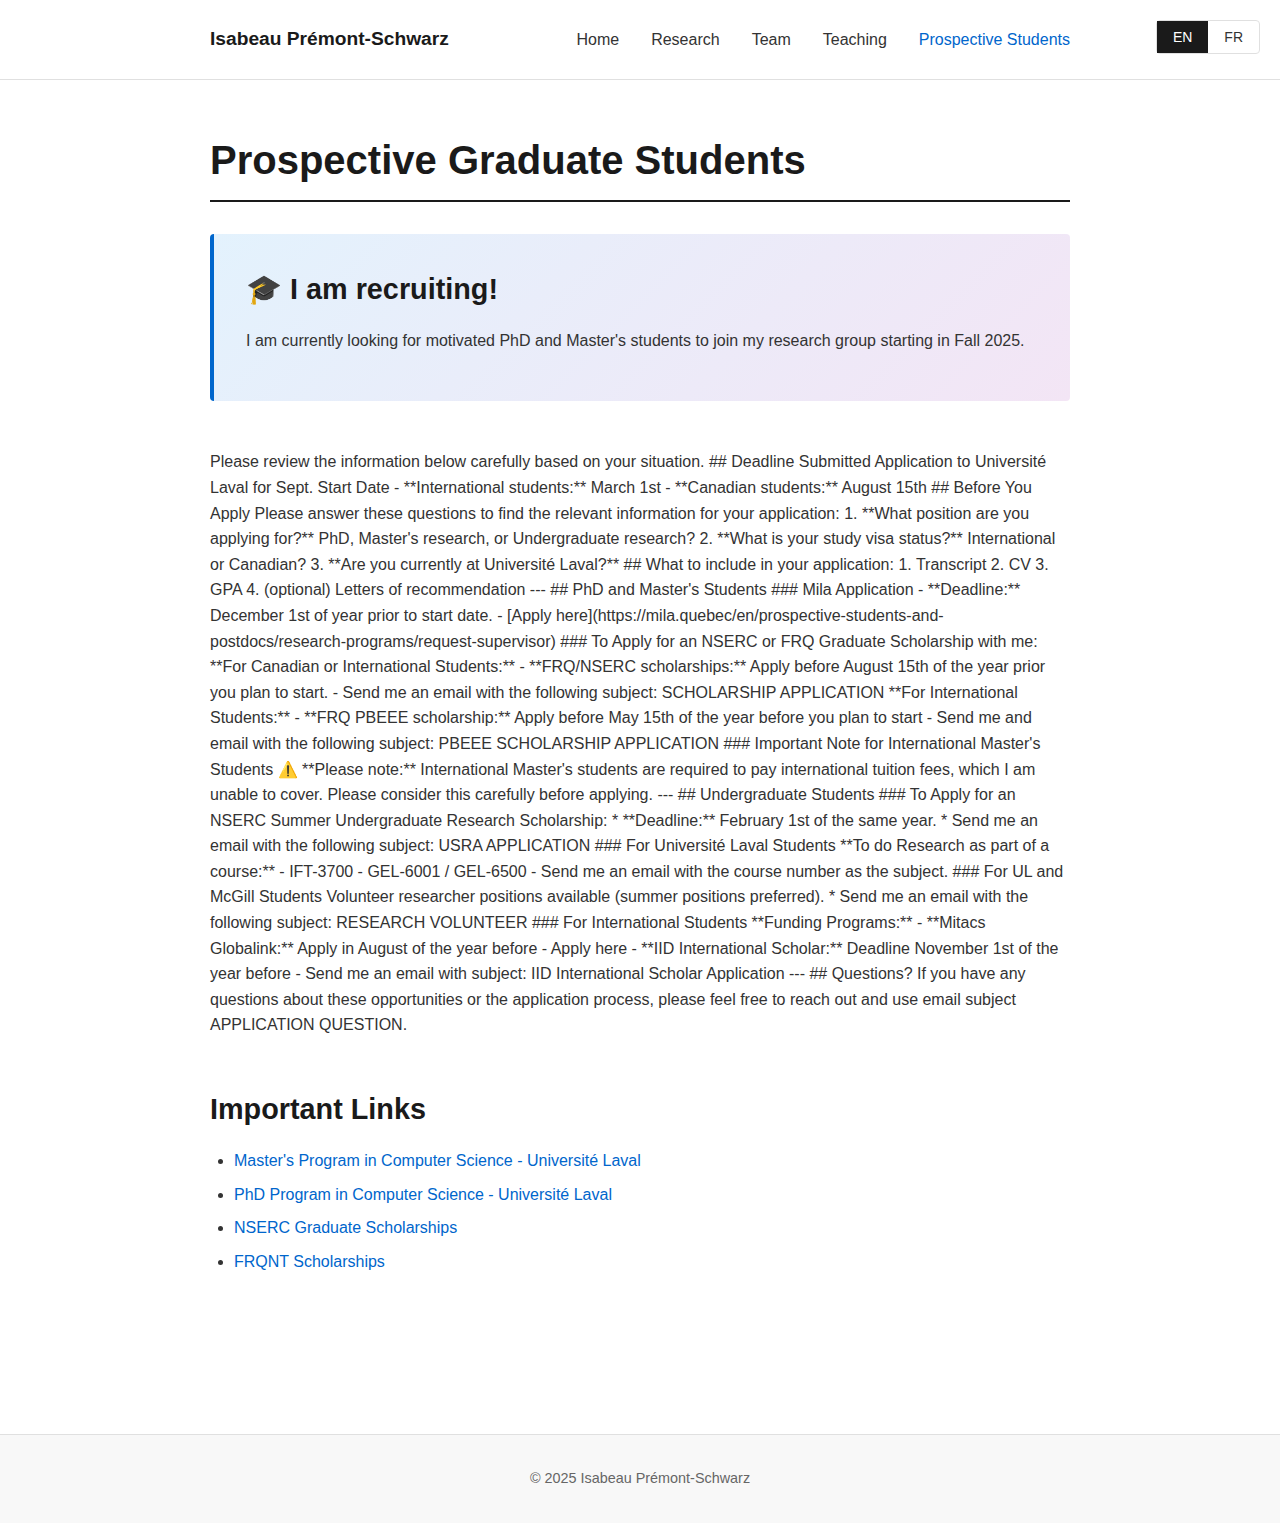
<file: prospective.html>
<!DOCTYPE html>
<html lang="en">
<head>
    <meta charset="UTF-8">
    <meta name="viewport" content="width=device-width, initial-scale=1.0">
    <title data-en="Prospective Students - Isabeau Prémont-Schwarz" data-fr="Futurs étudiants - Isabeau Prémont-Schwarz">Prospective Students - Isabeau Prémont-Schwarz</title>
    <link rel="stylesheet" href="styles.css">
</head>
<body>
    <!-- Language Toggle -->
    <div class="language-toggle">
        <button id="lang-en" class="lang-btn active" onclick="switchLanguage('en')">EN</button>
        <button id="lang-fr" class="lang-btn" onclick="switchLanguage('fr')">FR</button>
    </div>

    <!-- Navigation -->
    <nav class="navbar">
        <div class="nav-container">
            <a href="index.html" class="nav-title">
                <span>Isabeau Prémont-Schwarz</span>
            </a>
            <button class="mobile-menu-toggle" onclick="toggleMobileMenu()">
                <span></span>
                <span></span>
                <span></span>
            </button>
            <ul class="nav-menu" id="navMenu">
                <li><a href="index.html" data-en="Home" data-fr="Accueil">Home</a></li>
                <li><a href="research.html" data-en="Research" data-fr="Recherche">Research</a></li>
                <li><a href="team.html" data-en="Team" data-fr="Équipe">Team</a></li>
                <li><a href="teaching.html" data-en="Teaching" data-fr="Enseignement">Teaching</a></li>
                <li><a href="prospective.html" class="active" data-en="Prospective Students" data-fr="Futur(e)s étudiant(e)s">Prospective Students</a></li>
            </ul>
        </div>
    </nav>

    <!-- Main Content -->
    <main class="main-content">
        <div class="container">
            <h1 data-en="Prospective Graduate Students" data-fr="Futurs étudiants aux cycles supérieurs">Prospective Graduate Students</h1>

            <!-- Recruiting Status -->
            <section class="content-section">
                <div class="recruiting-banner">
                    <h2>🎓 <span data-en="I am recruiting!" data-fr="Je recrute !">I am recruiting!</span></h2>
                    <p data-en="I am currently looking for motivated PhD and Master's students to join my research group."
                       data-fr="Je recherche actuellement des étudiants motivés au doctorat et à la maîtrise pour rejoindre mon groupe de recherche.">
                        I am currently looking for motivated PhD and Master's students to join my research group starting in Fall 2025.
                    </p>
                </div>
            </section>

            <section class="content-section" markdown=True 
                     data-fr="# Join Our Research Team

I am currently accepting applications for PhD, Master's, and undergraduate research positions. Please review the information below carefully based on your situation.

## Application Deadlines (Université Laval)

- **International students:** March 1st
- **Canadian students:** August 15th

## Before You Apply

Please answer these questions to find the relevant information for your application:

1. **What position are you applying for?** PhD, Master's research, or Undergraduate research?
2. **What is your residency status?** International or Canadian?
3. **Are you currently at Université Laval?**

---

## PhD and Master's Students

### Mila Application
- **Deadline:** December 1st

### Scholarship Opportunities

**For Canadian Students:**
- **FRQ/NSERC scholarships:** Apply before August 15th of the year before you plan to start

**For International Students:**
- **FRQ PBEEE scholarship:** Apply before May 15th of the year before you plan to start

### How to Apply
Submit your application through [academique.org](https://academique.org)

### Important Note for International Master's Students
⚠️ **Please note:** International Master's students are required to pay international tuition fees, which I am unable to cover. Please consider this carefully before applying.

---

## Undergraduate Students

### For Université Laval Students

**Relevant Courses:**
- IFT-3700
- GEL-6001 / GEL-6500

### For UL and McGill Students
Volunteer researcher positions available (summer positions preferred)

### For International Students

**Funding Programs:**
- **Mitacs Globalink:** Apply in August of the year before
- **IID International Scholar:** Deadline November 1st of the year before

---

## Questions?

If you have any questions about these opportunities or the application process, please feel free to reach out."
                     data-en="Please review the information below carefully based on your situation.

## Deadline Submitted Application to Université Laval for Sept. Start Date

- **International students:** March 1st
- **Canadian students:** August 15th

## Before You Apply

Please answer these questions to find the relevant information for your application:

1. **What position are you applying for?** PhD, Master's research, or Undergraduate research?
2. **What is your study visa status?** International or Canadian?
3. **Are you currently at Université Laval?**

## What to include in your application:

1. Transcript
2. CV
3. GPA
4. (optional) Letters of recommendation

---

## PhD and Master's Students

### Mila Application

- **Deadline:** December 1st of year prior to start date.
- [Apply here](https://mila.quebec/en/prospective-students-and-postdocs/research-programs/request-supervisor)

### To Apply for an NSERC or FRQ Graduate Scholarship with me:

**For Canadian or International Students:**

- **FRQ/NSERC scholarships:** Apply before August 15th of the year prior you plan to start.
- Send me an email with the following subject: SCHOLARSHIP APPLICATION

**For International Students:**

- **FRQ PBEEE scholarship:** Apply before May 15th of the year before you plan to start
- Send me and email with the following subject: PBEEE SCHOLARSHIP APPLICATION

### Important Note for International Master's Students

⚠️ **Please note:** International Master's students are required to pay international tuition fees, which I am unable to cover. Please consider this carefully before applying.

---

## Undergraduate Students

### To Apply for an NSERC Summer Undergraduate Research Scholarship:

* **Deadline:** February 1st of the same year.
* Send me an email with the following subject: USRA APPLICATION

### For Université Laval Students


**To do Research as part of a course:**

- IFT-3700
- GEL-6001 / GEL-6500
- Send me an email with the course number as the subject.

### For UL and McGill Students

Volunteer researcher positions available (summer positions preferred).
* Send me an email with the following subject: RESEARCH VOLUNTEER

### For International Students

**Funding Programs:**

- **Mitacs Globalink:** Apply in August of the year before
	- Apply here
- **IID International Scholar:** Deadline November 1st of the year before
	- Send me an email with subject: IID International Scholar Application

---

## Questions?

If you have any questions about these opportunities or the application process, please feel free to reach out and use email subject APPLICATION QUESTION. ">
                Please review the information below carefully based on your situation.

## Deadline Submitted Application to Université Laval for Sept. Start Date

- **International students:** March 1st
- **Canadian students:** August 15th

## Before You Apply

Please answer these questions to find the relevant information for your application:

1. **What position are you applying for?** PhD, Master's research, or Undergraduate research?
2. **What is your study visa status?** International or Canadian?
3. **Are you currently at Université Laval?**

## What to include in your application:

1. Transcript
2. CV
3. GPA
4. (optional) Letters of recommendation

---

## PhD and Master's Students

### Mila Application

- **Deadline:** December 1st of year prior to start date.
- [Apply here](https://mila.quebec/en/prospective-students-and-postdocs/research-programs/request-supervisor)

### To Apply for an NSERC or FRQ Graduate Scholarship with me:

**For Canadian or International Students:**

- **FRQ/NSERC scholarships:** Apply before August 15th of the year prior you plan to start.
- Send me an email with the following subject: SCHOLARSHIP APPLICATION

**For International Students:**

- **FRQ PBEEE scholarship:** Apply before May 15th of the year before you plan to start
- Send me and email with the following subject: PBEEE SCHOLARSHIP APPLICATION

### Important Note for International Master's Students

⚠️ **Please note:** International Master's students are required to pay international tuition fees, which I am unable to cover. Please consider this carefully before applying.

---

## Undergraduate Students

### To Apply for an NSERC Summer Undergraduate Research Scholarship:

* **Deadline:** February 1st of the same year.
* Send me an email with the following subject: USRA APPLICATION

### For Université Laval Students


**To do Research as part of a course:**

- IFT-3700
- GEL-6001 / GEL-6500
- Send me an email with the course number as the subject.

### For UL and McGill Students

Volunteer researcher positions available (summer positions preferred).
* Send me an email with the following subject: RESEARCH VOLUNTEER

### For International Students

**Funding Programs:**

- **Mitacs Globalink:** Apply in August of the year before
	- Apply here
- **IID International Scholar:** Deadline November 1st of the year before
	- Send me an email with subject: IID International Scholar Application

---

## Questions?

If you have any questions about these opportunities or the application process, please feel free to reach out and use email subject APPLICATION QUESTION. 
            </section>
            <!-- Important Links -->
            <section class="content-section">
                <h2 data-en="Important Links" data-fr="Liens importants">Important Links</h2>
                <ul class="simple-list">
                    <li><a href="https://www.ulaval.ca/etudes/programmes/informatique-maitrise-avec-memoire" target="_blank">
                        <span data-en="Master's Program in Computer Science - Université Laval"
                              data-fr="Programme de maîtrise en informatique - Université Laval">
                            Master's Program in Computer Science - Université Laval
                        </span>
                    </a></li>
                    <li><a href="https://www.ulaval.ca/etudes/programmes/informatique-doctorat" target="_blank">
                        <span data-en="PhD Program in Computer Science - Université Laval"
                              data-fr="Programme de doctorat en informatique - Université Laval">
                            PhD Program in Computer Science - Université Laval
                        </span>
                    </a></li>
                    <li><a href="https://www.nserc-crsng.gc.ca/students-etudiants/pg-cs/index_eng.asp" target="_blank">
                        <span data-en="NSERC Graduate Scholarships" data-fr="Bourses d'études supérieures du CRSNG">NSERC Graduate Scholarships</span>
                    </a></li>
                    <li><a href="https://frq.gouv.qc.ca/en/nature-and-technologies/" target="_blank">
                        <span data-en="FRQNT Scholarships" data-fr="Bourses FRQNT">FRQNT Scholarships</span>
                    </a></li>
                </ul>
            </section>
        </div>
    </main>

    <!-- Footer -->
    <footer>
        <div class="container">
            <p>&copy; 2025 <span>Isabeau Prémont-Schwarz</span></p>
        </div>
    </footer>

    <script src="script.js"></script>
</body>
</html>
</file>
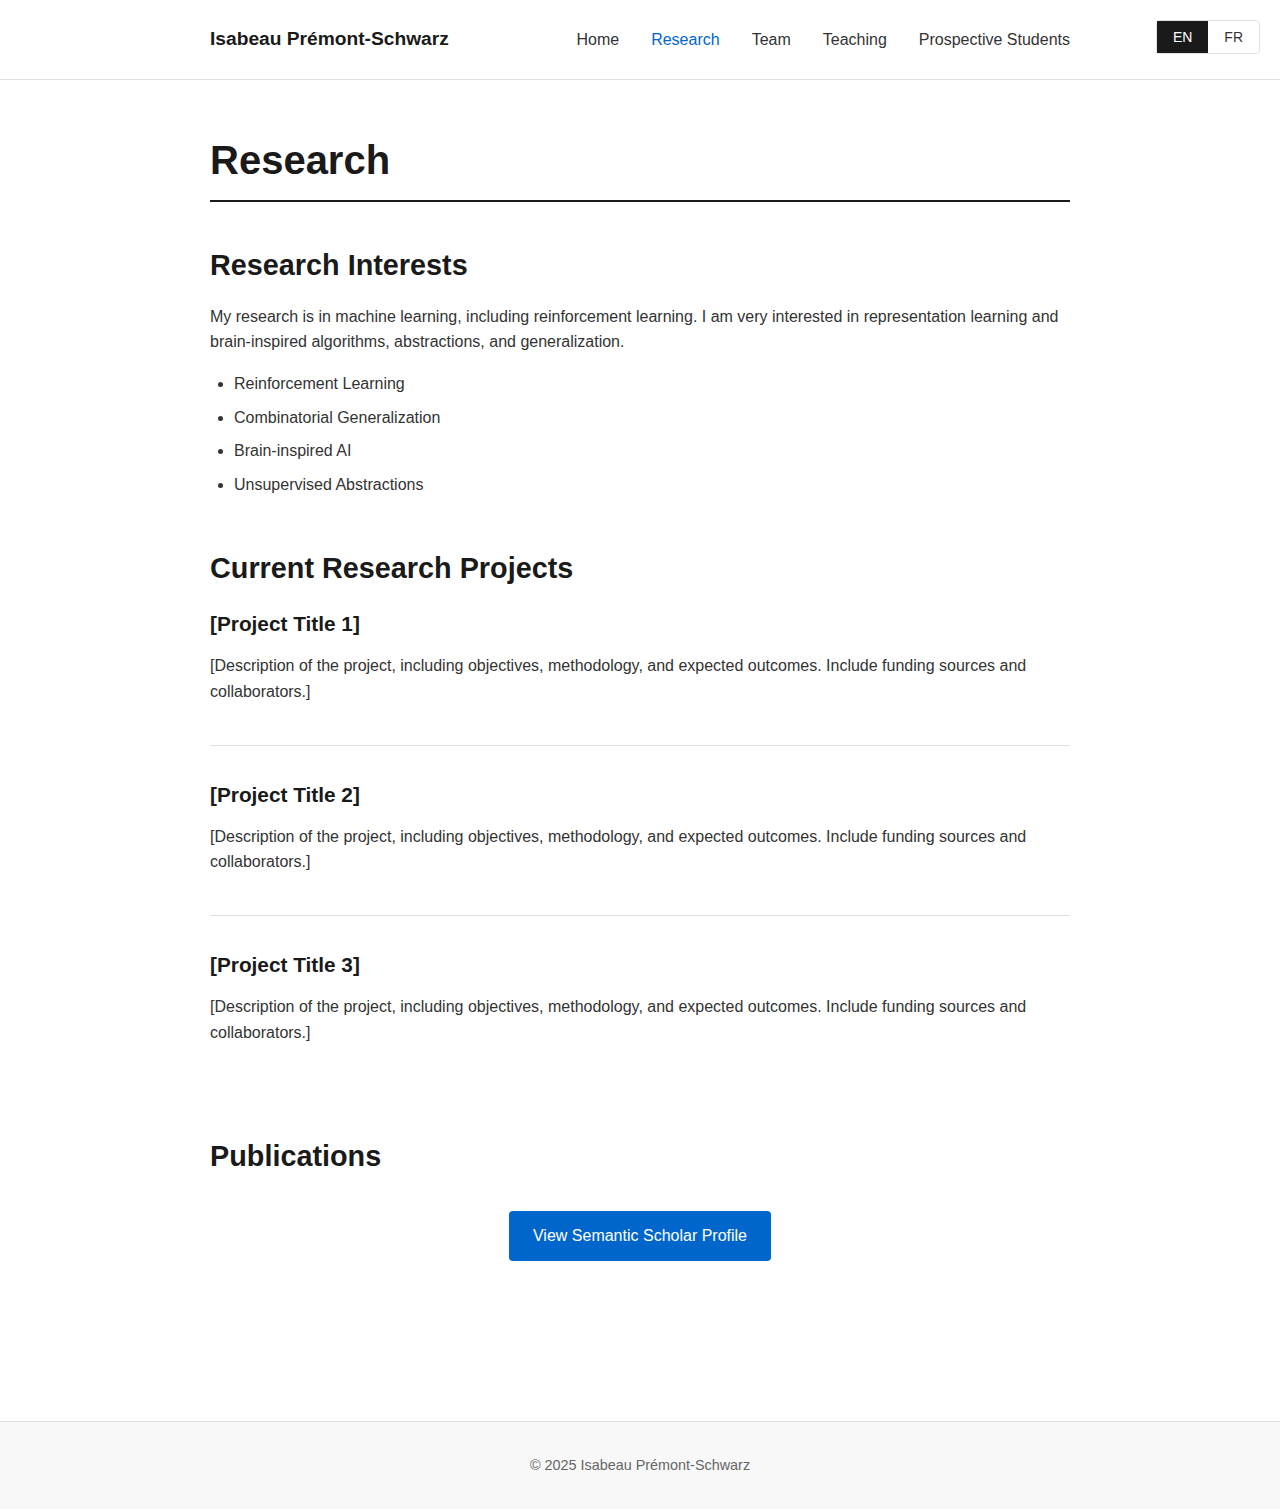
<file: research.html>
<!DOCTYPE html>
<html lang="en">
<head>
    <meta charset="UTF-8">
    <meta name="viewport" content="width=device-width, initial-scale=1.0">
    <title data-en="Research - Isabeau Prémont-Schwarz" data-fr="Recherche - Isabeau Prémont-Schwarz">Research - Isabeau Prémont-Schwarz</title>
    <link rel="stylesheet" href="styles.css">
</head>
<body>
    <!-- Language Toggle -->
    <div class="language-toggle">
        <button id="lang-en" class="lang-btn active" onclick="switchLanguage('en')">EN</button>
        <button id="lang-fr" class="lang-btn" onclick="switchLanguage('fr')">FR</button>
    </div>

    <!-- Navigation -->
    <nav class="navbar">
        <div class="nav-container">
            <a href="index.html" class="nav-title">
                <span data-en="Isabeau Prémont-Schwarz" data-fr="Isabeau Prémont-Schwarz">Isabeau Prémont-Schwarz</span>
            </a>
            <button class="mobile-menu-toggle" onclick="toggleMobileMenu()">
                <span></span>
                <span></span>
                <span></span>
            </button>
            <ul class="nav-menu" id="navMenu">
                <li><a href="index.html" data-en="Home" data-fr="Accueil">Home</a></li>
                <li><a href="research.html" class="active" data-en="Research" data-fr="Recherche">Research</a></li>
                <li><a href="team.html" data-en="Team" data-fr="Équipe">Team</a></li>
                <li><a href="teaching.html" data-en="Teaching" data-fr="Enseignement">Teaching</a></li>
                <li><a href="prospective.html" data-en="Prospective Students" data-fr="Futur(e)s étudiant(e)s">Prospective Students</a></li>
            </ul>
        </div>
    </nav>

    <!-- Main Content -->
    <main class="main-content">
        <div class="container">
            <h1 data-en="Research" data-fr="Recherche">Research</h1>

            <!-- Research Interests -->
            <section class="content-section">
                <h2 data-en="Research Interests" data-fr="Intérêts de recherche">Research Interests</h2>
                <p data-en="My research is in machine learning, including reinforcement learning. I am very interested in representation learning and brain-inspired algorithms, abstractions, and generalization."
                       data-fr="Mes recherches portent sur l'apprentissage automatique, notamment l'apprentissage par renforcement. Je m'intéresse beaucoup à l'apprentissage de représentations et aux algorithmes inspirés du cerveau, aux abstractions et à la généralisation.">
                        My research is in machine learning, including reinforcement learning. I am very interested in representation learning and brain-inspired algorithms, abstractions, and generalization.
                    </p>
                <ul class="simple-list">
                    <li data-en="Reinforcement Learning" data-fr="Apprentissage par renforcement">Reinforcement Learning</li>
                    <li data-en="Combinatorial Generalization" data-fr="Généralisation combinatoire">Combinatorial Generalization</li>
                    <li data-en="Brain-inspired AI" data-fr="IA inspirée du cerveau">Brain-inspired AI</li>
                    <li data-en="Unsupervised Abstractions" data-fr="Abstractions non-supervisées">Unsupervised Abstractions</li>
                </ul>
            </section>

            <!-- Current Projects -->
            <section class="content-section">
                <h2 data-en="Current Research Projects" data-fr="Projets de recherche actuels">Current Research Projects</h2>
                
                <div class="research-project">
                    <h3 data-en="[Project Title 1]" data-fr="[Titre du projet 1]">[Project Title 1]</h3>
                    <p data-en="[Description of the project, including objectives, methodology, and expected outcomes. Include funding sources and collaborators.]"
                       data-fr="[Description du projet, y compris les objectifs, la méthodologie et les résultats attendus. Inclure les sources de financement et les collaborateurs.]">
                        [Description of the project, including objectives, methodology, and expected outcomes. Include funding sources and collaborators.]
                    </p>
                </div>

                <div class="research-project">
                    <h3 data-en="[Project Title 2]" data-fr="[Titre du projet 2]">[Project Title 2]</h3>
                    <p data-en="[Description of the project, including objectives, methodology, and expected outcomes. Include funding sources and collaborators.]"
                       data-fr="[Description du projet, y compris les objectifs, la méthodologie et les résultats attendus. Inclure les sources de financement et les collaborateurs.]">
                        [Description of the project, including objectives, methodology, and expected outcomes. Include funding sources and collaborators.]
                    </p>
                </div>

                <div class="research-project">
                    <h3 data-en="[Project Title 3]" data-fr="[Titre du projet 3]">[Project Title 3]</h3>
                    <p data-en="[Description of the project, including objectives, methodology, and expected outcomes. Include funding sources and collaborators.]"
                       data-fr="[Description du projet, y compris les objectifs, la méthodologie et les résultats attendus. Inclure les sources de financement et les collaborateurs.]">
                        [Description of the project, including objectives, methodology, and expected outcomes. Include funding sources and collaborators.]
                    </p>
                </div>
            </section>

            <!-- Publications Section - Integrated from Google Scholar -->
            <section class="content-section">
                <h2 data-en="Publications" data-fr="Publications">Publications</h2>
<!--                <p data-en="For a complete list of publications, please visit my Google Scholar profile."
                   data-fr="Pour une liste complète des publications, veuillez consulter mon profil Google Scholar.">
                    For a complete list of publications, please visit my Google Scholar profile.
                </p>-->
                
                <div class="publication-links">
                    <a href="https://www.semanticscholar.org/author/Isabeau-Pr'emont-Schwarz/1403769483" target="_blank" class="btn-primary">
                        <span data-en="View Semantic Scholar Profile" data-fr="Voir le profil Semantic Scholar">View Semantic Scholar Profile</span>
                    </a>
                </div>

                <!-- Optional: Embedded Google Scholar Widget -->
                <!-- You can replace the iframe src with your actual Google Scholar profile -->
                <!--
                <div class="scholar-embed">
                    <iframe src="https://scholar.google.com/citations?user=YOUR_SCHOLAR_ID&hl=en" 
                            width="100%" 
                            height="600" 
                            frameborder="0"></iframe>
                </div>
                -->

                <!-- Alternative: Selected Publications (if you want to manually highlight a few) -->
<!--                <h3 data-en="Selected Recent Publications" data-fr="Publications récentes sélectionnées">Selected Recent Publications</h3>
                <ul class="simple-list">
                    <li data-en="[Leave this section for your most important recent papers if desired, otherwise remove]"
                        data-fr="[Laissez cette section pour vos articles récents les plus importants si désiré, sinon supprimez]">
                        [Leave this section for your most important recent papers if desired, otherwise remove]
                    </li>
                </ul>-->
            </section>

            <!-- Collaborators -->
<!--            <section class="content-section">
                <h2 data-en="Collaborators" data-fr="Collaborateurs">Collaborators</h2>
                <p data-en="I am fortunate to collaborate with researchers from various institutions:"
                   data-fr="J'ai la chance de collaborer avec des chercheurs de diverses institutions :">
                    I am fortunate to collaborate with researchers from various institutions:
                </p>
                <ul class="simple-list">
                    <li><a href="#">[Collaborator Name]</a>, [Institution]</li>
                    <li><a href="#">[Collaborator Name]</a>, [Institution]</li>
                    <li><a href="#">[Collaborator Name]</a>, [Institution]</li>
                </ul>
            </section>-->
        </div>
    </main>

    <!-- Footer -->
    <footer>
        <div class="container">
            <p>&copy; 2025 <span data-en="Isabeau Prémont-Schwarz" data-fr="Isabeau Prémont-Schwarz">Isabeau Prémont-Schwarz</span></p>
        </div>
    </footer>

    <script src="script.js"></script>
</body>
</html>
</file>
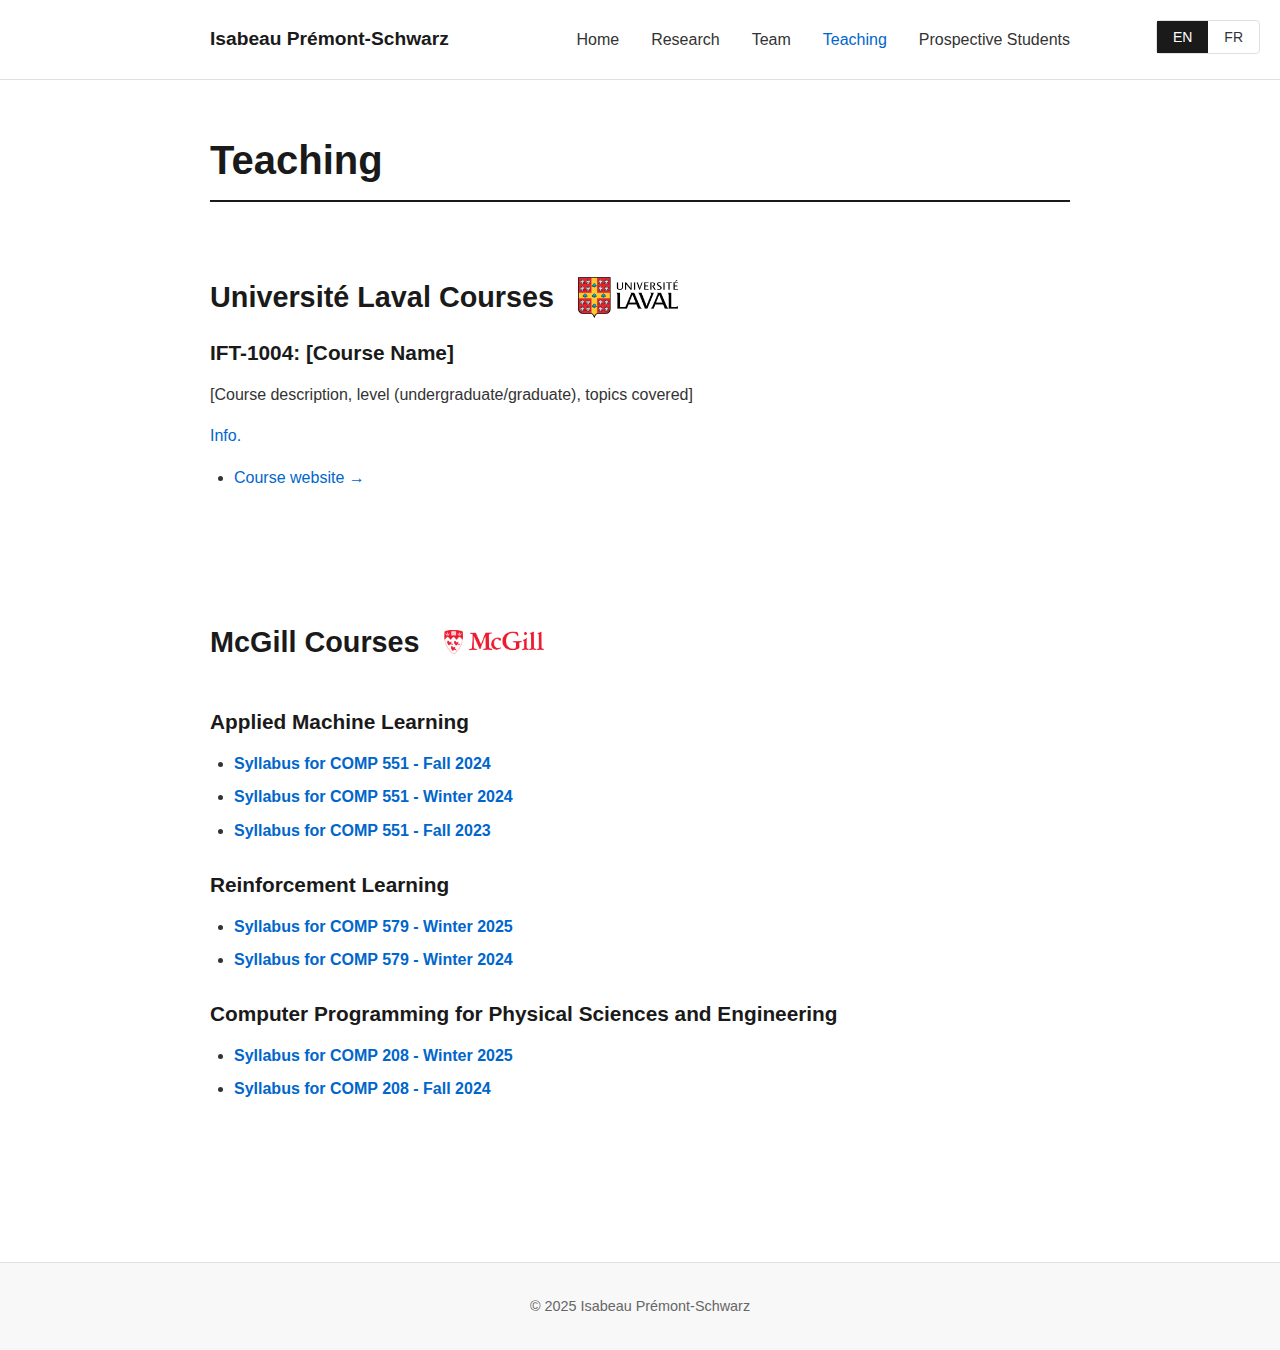
<file: teaching.html>
<!DOCTYPE html>
<html lang="en">
<head>
    <meta charset="UTF-8">
    <meta name="viewport" content="width=device-width, initial-scale=1.0">
    <title data-en="Teaching - Isabeau Prémont-Schwarz" data-fr="Enseignement - Isabeau Prémont-Schwarz">Teaching - Isabeau Prémont-Schwarz</title>
    <link rel="stylesheet" href="styles.css">
</head>
<body>
    <!-- Language Toggle -->
    <div class="language-toggle">
        <button id="lang-en" class="lang-btn active" onclick="switchLanguage('en')">EN</button>
        <button id="lang-fr" class="lang-btn" onclick="switchLanguage('fr')">FR</button>
    </div>

    <!-- Navigation -->
    <nav class="navbar">
        <div class="nav-container">
            <a href="index.html" class="nav-title">
                <span data-en="Isabeau Prémont-Schwarz" data-fr="Isabeau Prémont-Schwarz">Isabeau Prémont-Schwarz</span>
            </a>
            <button class="mobile-menu-toggle" onclick="toggleMobileMenu()">
                <span></span>
                <span></span>
                <span></span>
            </button>
            <ul class="nav-menu" id="navMenu">
                <li><a href="index.html" data-en="Home" data-fr="Accueil">Home</a></li>
                <li><a href="research.html" data-en="Research" data-fr="Recherche">Research</a></li>
                <li><a href="team.html" data-en="Team" data-fr="Équipe">Team</a></li>
                <li><a href="teaching.html" class="active" data-en="Teaching" data-fr="Enseignement">Teaching</a></li>
                <li><a href="prospective.html" data-en="Prospective Students" data-fr="Futurs étudiants">Prospective Students</a></li>
            </ul>
        </div>
    </nav>

    <!-- Main Content -->
    <main class="main-content">
        <div class="container">
            <h1 data-en="Teaching" data-fr="Enseignement">Teaching</h1>

            <!-- Teaching Philosophy -->
<!--            <section class="content-section">
                <h2 data-en="Teaching Philosophy" data-fr="Philosophie d'enseignement">Teaching Philosophy</h2>
                <p data-en="[Describe your approach to teaching, what you believe is important in education, how you engage students, etc.]"
                   data-fr="[Décrivez votre approche de l'enseignement, ce que vous croyez important dans l'éducation, comment vous engagez les étudiants, etc.]">
                    [Describe your approach to teaching, what you believe is important in education, how you engage students, etc.]
                </p>
            </section>-->

            <!-- Current Courses -->
            <section class="content-section">
                <div class="heading-with-logo">
                <h2 data-en="Université Laval Courses" data-fr="Cours à l'Université Laval">Université Laval Courses</h2>
                <img src="/logos/universite-laval.png" class="university-logo" alt="Université Laval logo"/>
                </div>

                <div class="course-item">
                    <h3>IFT-1004: <span data-en="Algorithms and Programming" data-fr="Algorithmique et programmation">[Course Name]</span></h3>
                    <p data-en="Undergrad introductory Python programming course."
                       data-fr="Cours de premier cycle d'introduction à la programmation en Python.">
                        [Course description, level (undergraduate/graduate), topics covered]
                    </p>
                    <p><a href="https://www.ulaval.ca/etudes/cours/ift-1004-algorithmique-et-programmation" data-en="Info." data-fr="Info.">Info.</a></p>
                    <ul class="simple-list">
                    <li><a href="#" data-en="W26 Course website →" data-fr="Site du cours H26 →">Course website →</a></li>
                    </ul>
                </div>

<!--                <div class="course-item">
                    <h3>IFT-XXXX: <span data-en="[Course Name]" data-fr="[Nom du cours]">[Course Name]</span></h3>
                    <p data-en="[Course description, level (undergraduate/graduate), topics covered]"
                       data-fr="[Description du cours, niveau (premier cycle/cycles supérieurs), sujets couverts]">
                        [Course description, level (undergraduate/graduate), topics covered]
                    </p>
                    <p><a href="#" data-en="Course website →" data-fr="Site du cours →">Course website →</a></p>
                </div>-->
            </section>

            <!-- Past Courses -->
            <section class="content-section">
                <div class="heading-with-logo">
                <h2 data-en="McGill Courses" data-fr="Cours à McGill">McGill Courses</h2>
                <img src="/logos/mcgill.jpg" class="university-logo" alt="logo McGill">
                </div>
            <h3 data-en="Applied Machine Learning" data-fr="Apprentissage automatique appliqué">Applied Machine Learning</h3>
            <ul class="simple-list">
	 		<li> <a href="https://www.cs.mcgill.ca/~isabeau/COMP551/F24/index.html"><b>Syllabus for COMP 551 - Fall 2024</b></a>
			</li>
	 		<li> <a href="https://www.cs.mcgill.ca/~yueli/teaching/COMP551_Winter2024/comp551_winter2024.html"><b>Syllabus for COMP 551 - Winter 2024</b></a>
			</li>
	 		<li> <a href="https://www.cs.mcgill.ca/~isabeau/COMP551/F23/index.html"><b>Syllabus for COMP 551 - Fall 2023</b></a>
			</li>
		  </ul>
        <h3 data-en="Reinforcement Learning" data-fr="Apprentissage par renforcement">Reinforcement Learning</h3>
		<ul class="simple-list">
			<li> <a href="https://cs.mcgill.ca/~comp579/W25/"><b>Syllabus for COMP 579 - Winter 2025</b></a>
			</li>
	 		<li> <a href="https://cs.mcgill.ca/~comp579/W24/"><b>Syllabus for COMP 579 - Winter 2024</b></a>
			</li>

		</ul>
        <h3 data-en="Computer Programming for Physical Sciences and Engineering" data-fr="Programmation pour les sciences et le génie">Computer Programming for Physical Sciences and Engineering</h3>
 		<ul class="simple-list">
                <li> <a href="https://mycourses2.mcgill.ca/d2l/home/770994"><b>Syllabus for COMP 208 - Winter 2025</b></a>
			</li>
	 		<li> <a href="https://mycourses2.mcgill.ca/d2l/home/741376"><b>Syllabus for COMP 208 - Fall 2024</b></a>
			</li>
        </ul>
            </section>

            <!-- Office Hours -->
<!--            <section class="content-section">
                <h2 data-en="Office Hours" data-fr="Heures de bureau">Office Hours</h2>
                <p><strong data-en="When:" data-fr="Quand :">When:</strong> 
                    <span data-en="[Day] from [Time] to [Time]" data-fr="[Jour] de [Heure] à [Heure]">[Day] from [Time] to [Time]</span>
                </p>
                <p><strong data-en="Where:" data-fr="Où :">Where:</strong> 
                    <span data-en="[Building], Room [XXX]" data-fr="[Pavillon], Local [XXX]">[Building], Room [XXX]</span>
                </p>
                <p data-en="Or by appointment - please email me to schedule a meeting."
                   data-fr="Ou sur rendez-vous - veuillez m'écrire pour planifier une rencontre.">
                    Or by appointment - please email me to schedule a meeting.
                </p>
            </section>-->

            <!-- Teaching Resources (Optional) -->
<!--            <section class="content-section">
                <h2 data-en="Teaching Resources" data-fr="Ressources pédagogiques">Teaching Resources</h2>
                <p data-en="[Optional: Links to lecture notes, tutorials, code repositories, etc.]"
                   data-fr="[Optionnel : Liens vers des notes de cours, tutoriels, dépôts de code, etc.]">
                    [Optional: Links to lecture notes, tutorials, code repositories, etc.]
                </p>
            </section>-->
        </div>
    </main>

    <!-- Footer -->
    <footer>
        <div class="container">
            <p>&copy; 2025 Isabeau Prémont-Schwarz</p>
        </div>
    </footer>

    <script src="script.js"></script>
</body>
</html>
</file>
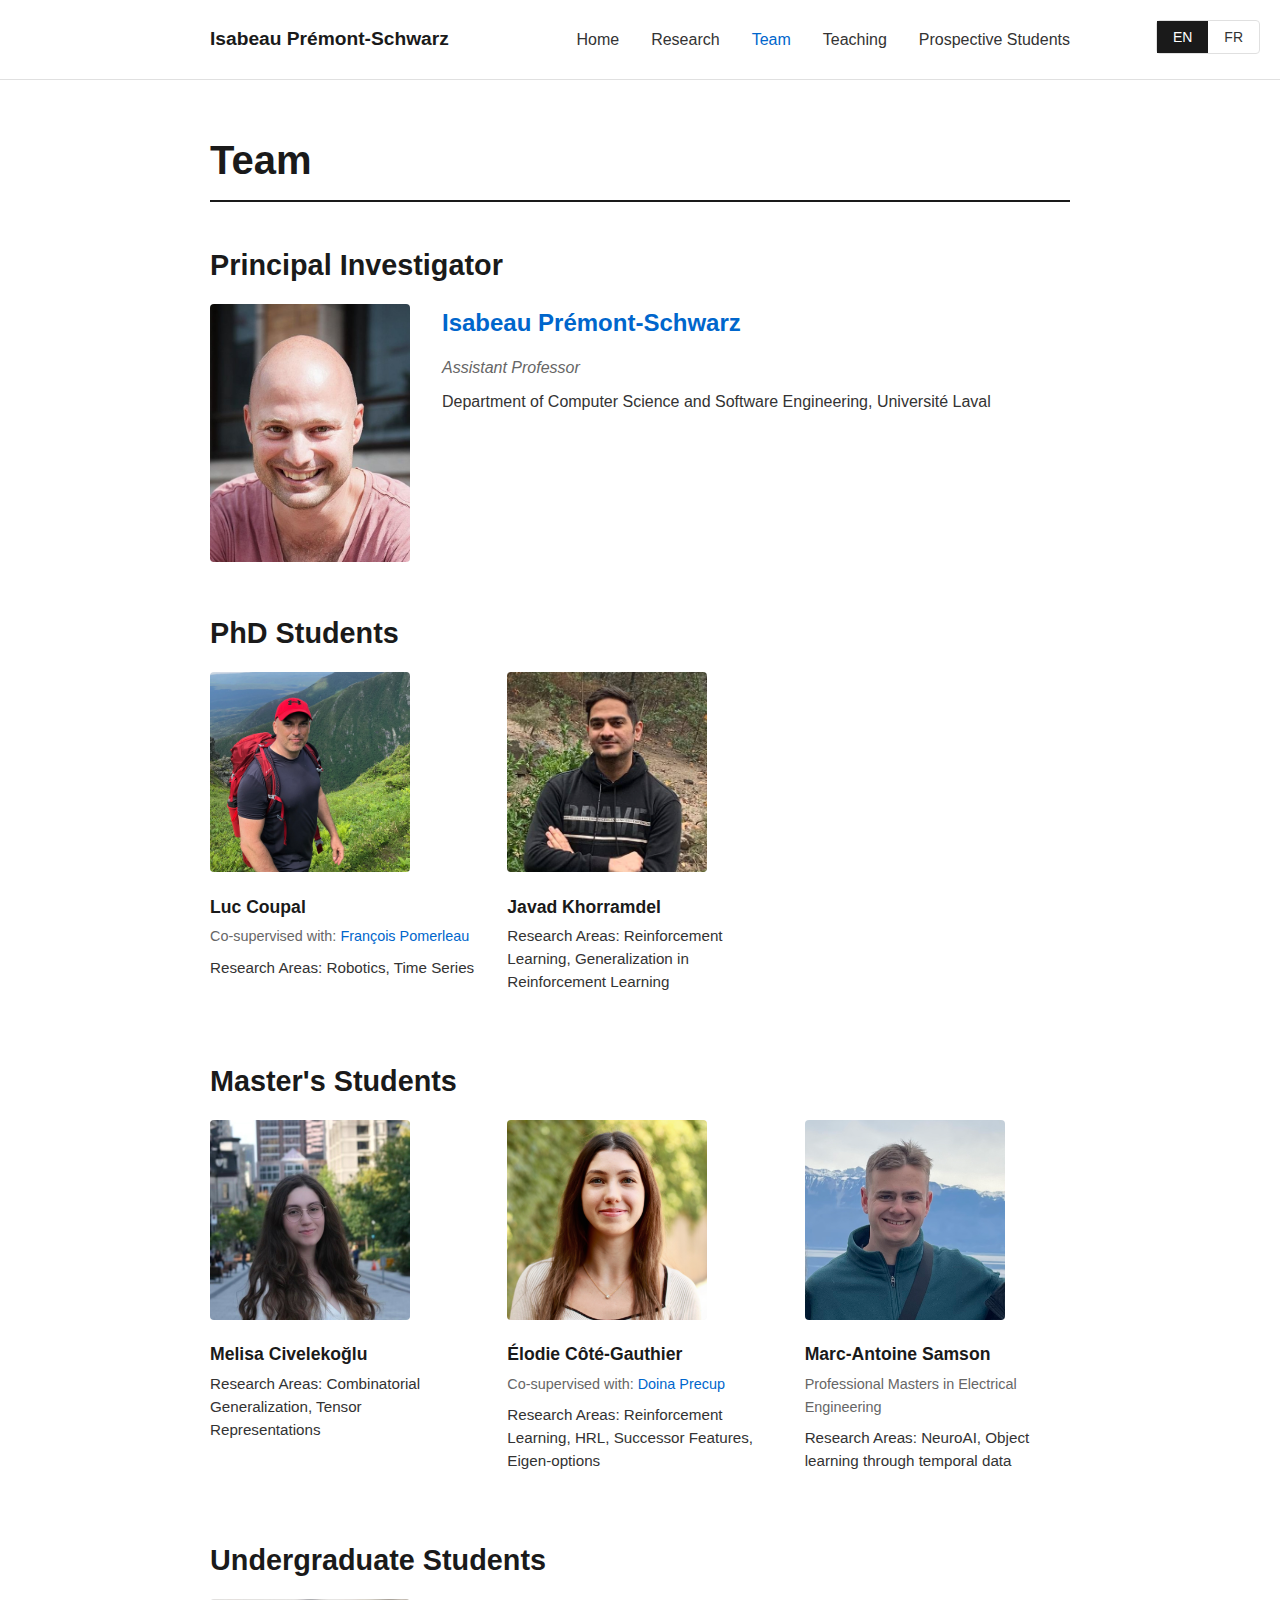
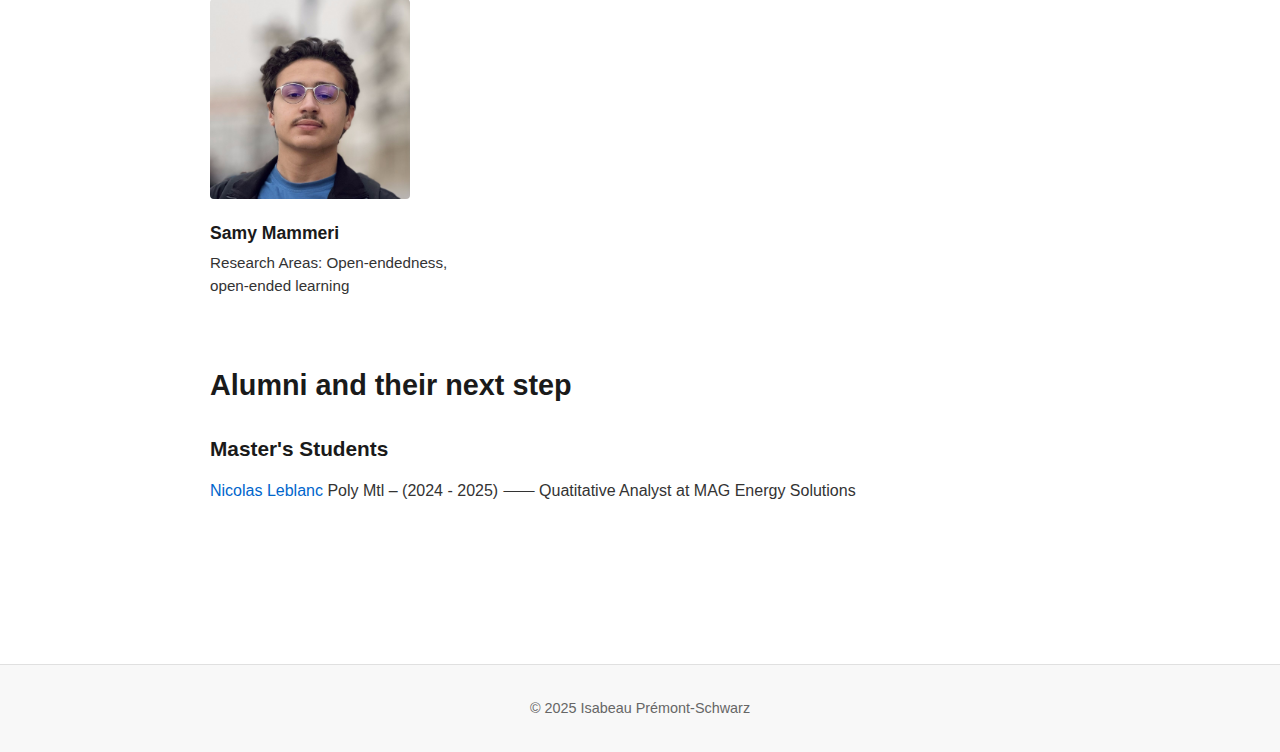
<file: team.html>
<!DOCTYPE html>
<html lang="en">
<head>
    <meta charset="UTF-8">
    <meta name="viewport" content="width=device-width, initial-scale=1.0">
    <title data-en="Team - Isabeau Prémont-Schwarz" data-fr="Équipe - Isabeau Prémont-Schwarz">Team - Isabeau Prémont-Schwarz</title>
    <link rel="stylesheet" href="styles.css">
</head>
<body>
    <!-- Language Toggle -->
    <div class="language-toggle">
        <button id="lang-en" class="lang-btn active" onclick="switchLanguage('en')">EN</button>
        <button id="lang-fr" class="lang-btn" onclick="switchLanguage('fr')">FR</button>
    </div>

    <!-- Navigation -->
    <nav class="navbar">
        <div class="nav-container">
            <a href="index.html" class="nav-title">
                <span data-en="Isabeau Prémont-Schwarz" data-fr="Isabeau Prémont-Schwarz">Isabeau Prémont-Schwarz</span>
            </a>
            <button class="mobile-menu-toggle" onclick="toggleMobileMenu()">
                <span></span>
                <span></span>
                <span></span>
            </button>
            <ul class="nav-menu" id="navMenu">
                <li><a href="index.html" data-en="Home" data-fr="Accueil">Home</a></li>
                <li><a href="research.html" data-en="Research" data-fr="Recherche">Research</a></li>
                <li><a href="team.html" class="active" data-en="Team" data-fr="Équipe">Team</a></li>
                <li><a href="teaching.html" data-en="Teaching" data-fr="Enseignement">Teaching</a></li>
                <li><a href="prospective.html" data-en="Prospective Students" data-fr="Futur(e)s étudiant(e)s">Prospective Students</a></li>
            </ul>
        </div>
    </nav>

    <!-- Main Content -->
    <main class="main-content">
        <div class="container">
            <h1 data-en="Team" data-fr="Équipe">Team</h1>

            <!-- Principal Investigator -->
            <section class="content-section">
                <h2 data-en="Principal Investigator" data-fr="Chercheur principal">Principal Investigator</h2>
                
                <div class="team-member-detailed">
                    <img src="/photos/photoidorg.jpeg" alt="Isabeau Prémont-Schwarz">
                    <div class="member-info">
                        <h3>
                            <a href="#">
                                <span data-en="Isabeau Prémont-Schwarz" data-fr="Isabeau Prémont-Schwarz">Isabeau Prémont-Schwarz</span>
                            </a>
                        </h3>
                        <p class="member-title" data-en="Assistant Professor" data-fr="Professeur adjoint">Assistant Professor</p>
                        <p data-en="Department of Computer Science and Software Engineering, Université Laval"
                           data-fr="Département d'informatique et de génie logiciel, Université Laval">
                            Department of Computer Science and Software Engineering, Université Laval
                        </p>
<!--                        <p><strong data-en="Research Areas:" data-fr="Domaines de recherche :">Research Areas:</strong> 
                            <span data-en="[Your research areas]" data-fr="[Vos domaines de recherche]">[Your research areas]</span>
                        </p>-->
                    </div>
                </div>
            </section>

            <!-- Postdocs -->
<!--            <section class="content-section">
                <h2 data-en="Postdoctoral Researchers" data-fr="Chercheurs postdoctoraux">Postdoctoral Researchers</h2>
                
                <div class="team-grid">
                    <div class="team-member">
                        <img src="https://via.placeholder.com/150/667eea/FFFFFF?text=Postdoc" alt="Postdoc Name">
                        <h3><a href="#">[Postdoc Name]</a></h3>
                        <p class="member-research" data-en="Research Areas:" data-fr="Domaines de recherche :">
                            Research Areas: <span data-en="[Research areas]" data-fr="[Domaines de recherche]">[Research areas]</span>
                        </p>
                    </div>
 
                </div>
            </section>-->

            <!-- PhD Students -->
            <section class="content-section">
                <h2 data-en="PhD Students" data-fr="Étudiant(e)s au doctorat">PhD Students</h2>
                
                <div class="team-grid">
                    <div class="team-member">
                        <img src="/photos/luc_coupal.png" alt="Luc Coupal">
                        <h3><a href="https://www.linkedin.com/in/luc-coupal/">Luc Coupal</a></h3>
                        <p class="member-note"> <span data-en="Co-supervised with: " data-fr="Co-tutelle avec : ">Co-supervised with: </span><a href="https://norlab.ulaval.ca/people/f_pomerleau/">François Pomerleau</a></p>
                        <p class="member-research" data-en="Research Areas: Robotics, Time Series" data-fr="Domaines de recherche : Robotique, séries chronologiques">
                            Research Areas: Robotics, Time Series
                        </p>
                    </div>
                    <div class="team-member">
                        <img src="/photos/javad.png" alt="Javad Khorramdel">
                        <h3><a href="#">Javad Khorramdel</a></h3>
                        <p class="member-research" data-en="Research Areas: Reinforcement Learning, Generalization in Reinforcement Learning" data-fr="Domaines de recherche : Apprentissage par renforcement, généralisation en apprentissage par renforcement">
                            Research Areas: Reinforcement Learning, Generalization in Reinforcement Learning
                        </p>
                    </div>

<!--                    <div class="team-member">
                        <img src="https://via.placeholder.com/150/667eea/FFFFFF?text=PhD+2" alt="Student Name">
                        <h3><a href="#">[Student Name]</a></h3>
                        <p class="member-research" data-en="Research Areas:" data-fr="Domaines de recherche :">
                            Research Areas: <span data-en="[Research areas]" data-fr="[Domaines de recherche]">[Research areas]</span>
                        </p>
                    </div>

                    <div class="team-member">
                        <img src="https://via.placeholder.com/150/667eea/FFFFFF?text=PhD+3" alt="Student Name">
                        <h3><a href="#">[Student Name]</a></h3>
                        <p class="member-note" data-en="(Fast Tracked from Masters)" data-fr="(Transfert direct de la maîtrise)">(Fast Tracked from Masters)</p>
                        <p class="member-research" data-en="Research Areas:" data-fr="Domaines de recherche :">
                            Research Areas: <span data-en="[Research areas]" data-fr="[Domaines de recherche]">[Research areas]</span>
                        </p>
                    </div>-->
                </div>
            </section>

            <!-- Masters Students -->
            <section class="content-section">
                <h2 data-en="Master's Students" data-fr="Étudiant(e)s à la maîtrise">Master's Students</h2>
                
                <div class="team-grid">
                    <div class="team-member">
                        <img src="/photos/melisa.jpeg" alt="Melisa Civelekoğlu">
                        <h3><a href="https://www.linkedin.com/in/melisa-civelekoglu/">Melisa Civelekoğlu</a></h3>
                           <!-- <p class="member-note" data-en="Co-supervisor: [Name]" data-fr="Co-superviseur : [Nom]">Co-supervisor: [Name]</p>-->
                        <p class="member-research" data-en="Research Areas: Combinatorial Generalization, Tensor Representations" data-fr="Domaines de recherche : Généralization combinatoire, représentations tensorielles">
                            Research Areas: Combinatorial Generalization, Tensor Representations
                        </p>
                    </div>

                    <div class="team-member">
                        <img src="/photos/elodie.jpeg" alt="Élodie Côté-Gauthier">
                        <h3><a href="https://www.linkedin.com/in/%C3%A9lodie-c%C3%B4t%C3%A9-gauthier-elodiecg0318-8005752a1/">Élodie Côté-Gauthier</a></h3>
                        <p class="member-note"> <span data-en="Co-supervised with: " data-fr="Co-tutelle avec : ">Co-supervised with: </span><a href="https://www.cs.mcgill.ca/~dprecup/">Doina Precup</a></p>
                        <p class="member-research" data-en="Research Areas: Reinforcement Learning, HRL, Successor Features, Eigen-options" data-fr="Domaines de recherche : Apprentissage par renforcement, apprentissage par renforcement hierarchique, attributs successifs,options-propres">
                            Research Areas: Reinforcement Learning, HRL, Successor Features, Eigen-options
                        </p>
                    </div>
                    
                    <div class="team-member">
                        <img src="/photos/ma_samson.jpg" alt="Marc-Antoine Samson">
                        <h3><a href="https://www.linkedin.com/in/marc-antoine-samson-881935247/">Marc-Antoine Samson</a></h3>
                        <p class="member-note" data-en="Professional Masters in Electrical Engineering" data-fr="Maîtrise professionnelle en génie électrique">Professional Masters in Electrical Engineering</p>
                        <p class="member-research" data-en="Research Areas: NeuroAI, Object learning through temporal data" data-fr="Domaines de recherche : IA neuro-inspiré, apprentissage d'objet via des données temporelles">
                            Research Areas: NeuroAI, Object learning through temporal data
                        </p>
                    </div>

                    <!-- Add more Masters students as needed -->
                </div>
            </section>

            <!-- Interns/RAs -->
            <section class="content-section">
                <h2 data-en="Undergraduate Students" data-fr="Étudiant(e)s au bac">Undergraduate Students</h2>
                
                <div class="team-grid">
                    <div class="team-member">
                        <img src="/photos/samy.jpg" alt="Samy Mammeri">
                        <h3><a href="#">Samy Mammeri</a></h3>
                        <p class="member-research" data-en="Research Areas: Open-endedness, open-ended learning" data-fr="Domaines de recherche : Systèmes ouverts, apprentissage sans-bornes">
                            Research Areas: Open-endedness, open-ended learning
                        </p>
                    </div>

                    <!-- Add more interns/RAs as needed -->
                </div>
            </section>

            <!-- Alumni -->
            <section class="content-section">
                <h2 data-en="Alumni and their next step" data-fr="Anciens étudiants et leur prochaine étape">Alumni and their next step</h2>

<!--                <h3 data-en="Postdocs" data-fr="Chercheurs postdoctoraux">Postdocs</h3>
                <ul class="alumni-list">
                    <li>
                        <a href="#">[Alumnus Name]</a> ([Start Year] - [End Year]) ⸺ 
                        <span data-en="[Current Position] at [Institution]" data-fr="[Poste actuel] à [Institution]">[Current Position] at [Institution]</span>
                    </li>
                    
                </ul>-->

<!--                <h3 data-en="PhD Students" data-fr="Étudiants au doctorat">PhD Students</h3>
                <ul class="alumni-list">
                    <li>
                        <a href="#">[Alumnus Name]</a> ([Start Date] - [End Date]) ⸺ 
                        <span data-en="[Current Position] at [Institution]" data-fr="[Poste actuel] à [Institution]">[Current Position] at [Institution]</span>
                    </li>
                </ul>-->

                <h3 data-en="Master's Students" data-fr="Étudiants à la maîtrise">Master's Students</h3>
                <ul class="alumni-list">
                    <li>
                        <a href="#">Nicolas Leblanc</a> Poly Mtl – (2024 - 2025) ⸺ 
                        <span data-en="Quatitative Analyst at MAG Energy Solutions" data-fr="Analyste quantitatif à MAG Energy Solutions">Quatitative Analyst at MAG Energy Solutions</span>
                    </li>
<!--                    <li>
                        <a href="#">[Alumnus Name]</a> ([Start Date] - [End Date]) ⸺ 
                        <span data-en="[Current Position] at [Institution]" data-fr="[Poste actuel] à [Institution]">[Current Position] at [Institution]</span>
                    </li>-->
                    <!-- Add more Masters alumni -->
                </ul>

<!--                <h3 data-en="Interns/RAs" data-fr="Stagiaires/Assistants de recherche">Interns/RAs</h3>
                <ul class="alumni-list">
                    <li>
                        <a href="#">[Alumnus Name]</a> ([Start Date] - [End Date]) ⸺ 
                        <span data-en="Back to [Institution]" data-fr="Retour à [Institution]">Back to [Institution]</span>
                    </li>
                     
                </ul>-->
            </section>
        </div>
    </main>

    <!-- Footer -->
    <footer>
        <div class="container">
            <p>&copy; 2025 Isabeau Prémont-Schwarz</p>
        </div>
    </footer>

    <script src="script.js"></script>
</body>
</html>
</file>
<file: styles.css>
/* ==================== CSS Variables ==================== */
:root {
    --primary-color: #1a1a1a;
    --link-color: #0066cc;
    --link-hover: #0052a3;
    --text-dark: #333333;
    --text-light: #666666;
    --border-color: #e0e0e0;
    --bg-light: #f8f8f8;
    --white: #ffffff;
    --font-main: -apple-system, BlinkMacSystemFont, 'Segoe UI', 'Roboto', 'Helvetica', 'Arial', sans-serif;
}

/* ==================== Global Styles ==================== */
* {
    margin: 0;
    padding: 0;
    box-sizing: border-box;
}

html {
    scroll-behavior: smooth;
}

body {
    font-family: var(--font-main);
    font-size: 16px;
    line-height: 1.6;
    color: var(--text-dark);
    background-color: var(--white);
}

.container {
    max-width: 900px;
    margin: 0 auto;
    padding: 0 20px;
}

h1 {
    font-size: 2.5rem;
    font-weight: 700;
    color: var(--primary-color);
    margin-bottom: 2rem;
    padding-bottom: 0.5rem;
    border-bottom: 2px solid var(--primary-color);
}

h2 {
    font-size: 1.8rem;
    font-weight: 600;
    color: var(--primary-color);
    margin-top: 2.5rem;
    margin-bottom: 1rem;
}

h3 {
    font-size: 1.3rem;
    font-weight: 600;
    color: var(--primary-color);
    margin-top: 1.5rem;
    margin-bottom: 0.8rem;
}

p {
    margin-bottom: 1rem;
}

a {
    color: var(--link-color);
    text-decoration: none;
}

a:hover {
    color: var(--link-hover);
    text-decoration: underline;
}

ul {
    margin-bottom: 1rem;
}

/* ==================== Language Toggle ==================== */
.language-toggle {
    position: fixed;
    top: 20px;
    right: 20px;
    z-index: 1000;
    background: var(--white);
    border: 1px solid var(--border-color);
    border-radius: 4px;
    display: flex;
}

.lang-btn {
    background: transparent;
    border: none;
    padding: 8px 16px;
    cursor: pointer;
    font-weight: 500;
    font-size: 14px;
    color: var(--text-dark);
    transition: all 0.2s ease;
}

.lang-btn.active {
    background: var(--primary-color);
    color: var(--white);
}

.lang-btn:hover:not(.active) {
    background: var(--bg-light);
}

/* ==================== Navigation ==================== */
.navbar {
    background: var(--white);
    border-bottom: 1px solid var(--border-color);
    position: sticky;
    top: 0;
    z-index: 999;
}

.nav-container {
    max-width: 900px;
    margin: 0 auto;
    padding: 1.5rem 20px;
    display: flex;
    justify-content: space-between;
    align-items: center;
}

.nav-title {
    font-size: 1.2rem;
    font-weight: 700;
    color: var(--primary-color);
    text-decoration: none;
}

.nav-title:hover {
    text-decoration: none;
}

.nav-menu {
    display: flex;
    list-style: none;
    gap: 2rem;
    margin: 0;
}

.nav-menu li a {
    color: var(--text-dark);
    font-weight: 400;
    text-decoration: none;
    transition: color 0.2s ease;
}

.nav-menu li a:hover,
.nav-menu li a.active {
    color: var(--link-color);
}

.mobile-menu-toggle {
    display: none;
    flex-direction: column;
    background: none;
    border: none;
    cursor: pointer;
    padding: 5px;
}

.mobile-menu-toggle span {
    width: 24px;
    height: 2px;
    background: var(--primary-color);
    margin: 3px 0;
    transition: all 0.3s ease;
}

/* ==================== Main Content ==================== */
.main-content {
    padding: 3rem 0;
    min-height: calc(100vh - 200px);
}

.content-section {
    margin-bottom: 3rem;
}

/* ==================== Hero Grid (Home Page) ==================== */
.hero-grid {
    display: grid;
    grid-template-columns: repeat(auto-fill, minmax(120px, 1fr));
    gap: 15px;
    margin-bottom: 3rem;
}

.profile-card {
    aspect-ratio: 1;
    overflow: hidden;
    border-radius: 4px;
    cursor: pointer;
    transition: transform 0.2s ease, box-shadow 0.2s ease;
}

.profile-card img {
    width: 100%;
    height: 100%;
    object-fit: cover;
    display: block;
}

.profile-card:hover {
    transform: translateY(-3px);
    box-shadow: 0 4px 12px rgba(0, 0, 0, 0.15);
}

.pi-card {
    grid-column: span 2;
    grid-row: span 2;
}

/* ==================== Hero Section with Photo and Bio ==================== */
.hero-section {
    display: flex;
    align-items: flex-start; /* or center if you prefer vertical alignment /*/
    gap: 2rem; /*/ space between photo and bio */
}

.hero-photo {
    flex: 0 0 auto;  /*keep the photo at its natural size or set a fixed width /*/
    width: auto;
    max-width: 250px;
    justify-content: center;
}

.hero-photo img {
    width: 100%; 
    height: auto; 
    display: block;
    border-radius: 4px;
    box-shadow: 0 2px 8px rgba(0, 0, 0, 0.5);
}

.hero-bio {
    flex: 1 1 auto; /* bio takes remaining space /*/
    min-width: 0; /*/ prevents overflow from long text */
    justify-content: left;
}

.hero-bio h1 {
    margin-top: 0;
    margin-bottom: 1rem;
    border-bottom: none;
    padding-bottom: 0;
}

.hero-bio p {
    margin-bottom: 0.5rem;
    line-height: 1.7;
}

.hero-bio strong {
    color: var(--primary-color);
}

/* ==================== Lists ==================== */
.simple-list {
    list-style-position: outside;
    margin-left: 1.5rem;
}

.simple-list li {
    margin-bottom: 0.5rem;
    line-height: 1.6;
}

.news-list {
    list-style: none;
    margin-left: 0;
}

.news-list li {
    margin-bottom: 1rem;
    line-height: 1.7;
}

.news-list strong {
    color: var(--text-dark);
}

.alumni-list {
    list-style: none;
    margin-left: 0;
}

.alumni-list li {
    margin-bottom: 0.8rem;
    line-height: 1.6;
}

/* ==================== Contact Grid ==================== */
.contact-grid {
    display: grid;
    grid-template-columns: repeat(auto-fit, minmax(250px, 1fr));
    gap: 2rem;
}

/* ==================== Team Page ==================== */
.team-member-detailed {
    display: grid;
    grid-template-columns: 200px 1fr;
    gap: 2rem;
    margin-bottom: 2rem;
}

.team-member-detailed img {
    width: 100%;
    max-width: 200px;
    border-radius: 4px;
}

.member-info h3 {
    margin-top: 0;
    font-size: 1.5rem;
}

.member-title {
    font-style: italic;
    color: var(--text-light);
    margin-bottom: 0.5rem;
}

.team-grid {
    display: grid;
    grid-template-columns: repeat(auto-fill, minmax(200px, 1fr));
    gap: 2rem;
    margin-bottom: 2rem;
}

.team-member {
    text-align: left;
}

.team-member img {
    width: 100%;
    max-width: 200px;
    aspect-ratio: 1;
    object-fit: cover;
    border-radius: 4px;
    margin-bottom: 0.8rem;
}

.team-member h3 {
    font-size: 1.1rem;
    margin-top: 0;
    margin-bottom: 0.3rem;
}

.team-member h3 a {
    color: var(--primary-color);
}

.member-note {
    font-size: 0.9rem;
    color: var(--text-light);
    margin-bottom: 0.5rem;
}

.member-research {
    font-size: 0.95rem;
    color: var(--text-dark);
    line-height: 1.5;
}

/* ==================== Research Page ==================== */
.research-project {
    margin-bottom: 2rem;
    padding-bottom: 1.5rem;
    border-bottom: 1px solid var(--border-color);
}

.research-project:last-child {
    border-bottom: none;
}

.research-project h3 {
    margin-top: 0;
}

.publication-links {
    margin-top: 2rem;
    text-align: center;
}

.btn-primary {
    display: inline-block;
    padding: 12px 24px;
    background: var(--link-color);
    color: var(--white);
    text-decoration: none;
    border-radius: 4px;
    font-weight: 500;
    transition: background 0.2s ease;
}

.btn-primary:hover {
    background: var(--link-hover);
    text-decoration: none;
}

.scholar-embed {
    margin-top: 2rem;
    border: 1px solid var(--border-color);
    border-radius: 4px;
    overflow: hidden;
}

/* ==================== Teaching Page ==================== */
.course-item {
    margin-bottom: 2rem;
    padding-bottom: 1.5rem;
    border-bottom: 1px solid var(--border-color);
}

.course-item:last-child {
    border-bottom: none;
}

.course-item h3 {
    margin-top: 0;
}

.heading-with-logo {
  display: flex;
  align-items: center;
  gap: 1.5em; /* Controls horizontal spacing, e.g. 2em, 32px, etc */
}

.university-logo {
  width: 100px; /* or any fixed size you need */
  max-width: 100px;  /* never exceed 100px, even if file is bigger */
  height: auto;
  display: block;
    margin-bottom: -25px;       /* lowers the image slightly below the baseline of the h2 */
}


/* ==================== Prospective Students Page ==================== */
.recruiting-banner {
    background: linear-gradient(135deg, #e3f2fd 0%, #f3e5f5 100%);
    padding: 2rem;
    border-radius: 4px;
    border-left: 4px solid var(--link-color);
    margin-bottom: 2rem;
}

.recruiting-banner h2 {
    margin-top: 0;
    font-size: 1.8rem;
}

.deadline-box {
    background: #fff3cd;
    border: 1px solid #ffc107;
    border-left: 4px solid #ffc107;
    padding: 1.5rem;
    border-radius: 4px;
    margin-top: 1.5rem;
}

.deadline-box p {
    margin-bottom: 0.5rem;
}

.deadline-box p:last-child {
    margin-bottom: 0;
}

/* ==================== Footer ==================== */
footer {
    background: var(--bg-light);
    border-top: 1px solid var(--border-color);
    padding: 2rem 0;
    margin-top: 4rem;
    text-align: center;
}

footer p {
    color: var(--text-light);
    font-size: 0.9rem;
    margin-bottom: 0;
}

/* ==================== Responsive Design ==================== */
@media (max-width: 768px) {
    .mobile-menu-toggle {
        display: flex;
    }

    .nav-menu {
        position: absolute;
        top: 100%;
        left: 0;
        right: 0;
        background: var(--white);
        flex-direction: column;
        gap: 0;
        padding: 0;
        max-height: 0;
        overflow: hidden;
        transition: max-height 0.3s ease;
        border-bottom: 1px solid var(--border-color);
    }

    .nav-menu.active {
        max-height: 400px;
    }

    .nav-menu li {
        border-bottom: 1px solid var(--border-color);
    }

    .nav-menu li:last-child {
        border-bottom: none;
    }

    .nav-menu li a {
        display: block;
        padding: 1rem 20px;
    }

    .hero-grid {
        grid-template-columns: repeat(auto-fill, minmax(100px, 1fr));
        gap: 10px;
    }

    .pi-card {
        grid-column: span 2;
        grid-row: span 2;
    }

    /* Hero section responsive */
.hero-section { display: grid; 
    grid-template-columns: 250px 1fr;
    gap: 1.5rem;
    align-items: start; }

.hero-photo {
    flex: 0 0 auto; /* keep the photo at its natural size or set a fixed width /*/
    width: 250px; /*/ optional: explicit photo width*/ 
}

    .team-member-detailed {
        grid-template-columns: 1fr;
        gap: 1rem;
    }

    .team-member-detailed img {
        max-width: 200px;
        margin: 0 auto;
    }

    .team-grid {
        grid-template-columns: repeat(auto-fill, minmax(150px, 1fr));
        gap: 0.5rem;
    }

    .contact-grid {
        grid-template-columns: 1fr;
        gap: 1rem;
    }

    h1 {
        font-size: 2rem;
    }

    h2 {
        font-size: 1.5rem;
    }

    .language-toggle {
        top: 10px;
        right: 10px;
    }

    .main-content {
        padding: 2rem 0;
    }
}

@media (max-width: 480px) {
    .hero-grid {
        grid-template-columns: repeat(auto-fill, minmax(80px, 1fr));
        gap: 8px;
    }

    .team-grid {
        grid-template-columns: repeat(auto-fill, minmax(120px, 1fr));
        gap: 1rem;
    }

    h1 {
        font-size: 1.8rem;
    }

    h2 {
        font-size: 1.3rem;
    }

    h3 {
        font-size: 1.1rem;
    }

    .nav-container {
        padding: 1rem 15px;
    }

    .container {
        padding: 0 15px;
    }
}
</file>
